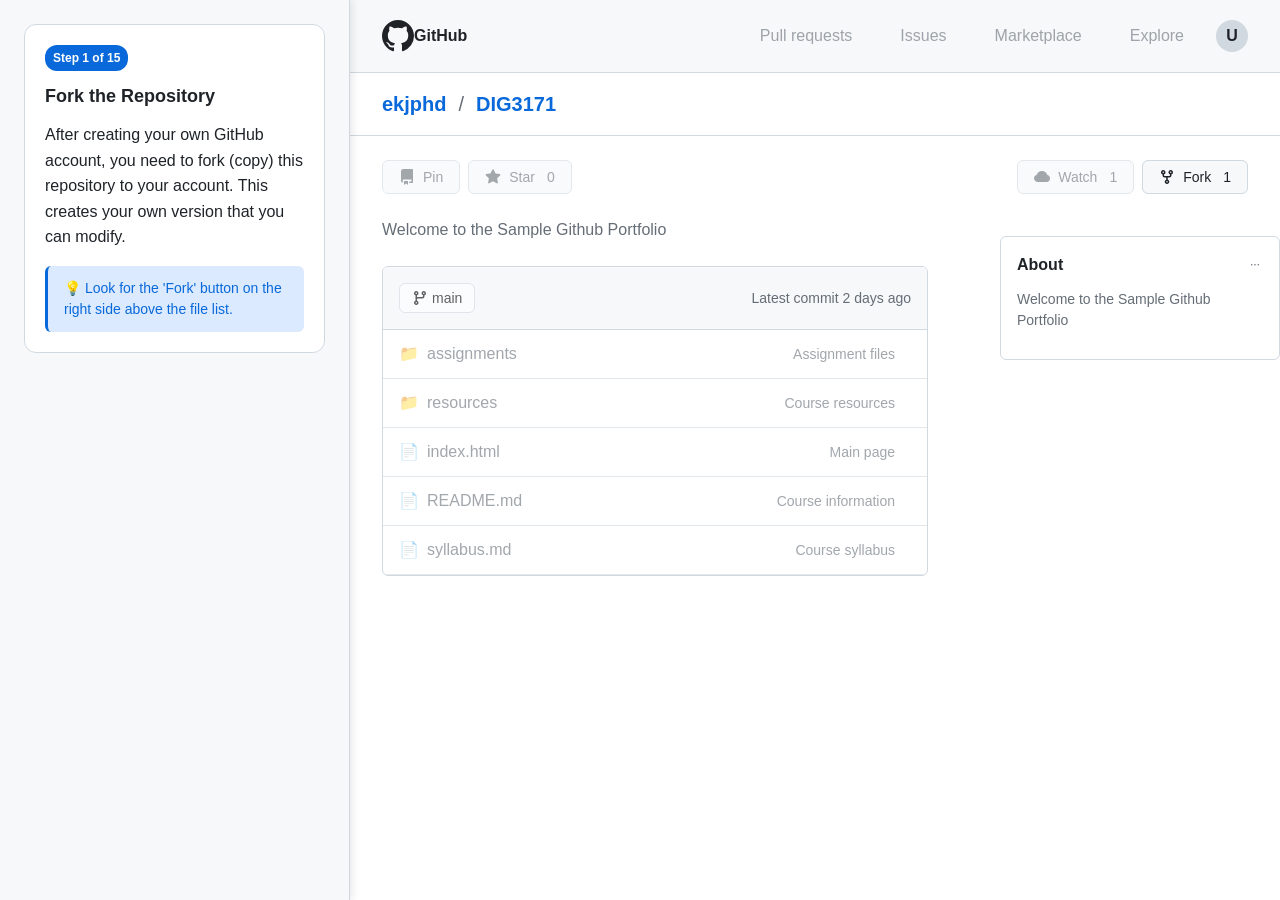
<file: sandbox/sim.html>
<!DOCTYPE html>
<html lang="en">
<head>
    <meta charset="UTF-8">
    <meta name="viewport" content="width=device-width, initial-scale=1.0">
    <title>GitHub Simulation - DIG3171 Fork Tutorial</title>
    <style>
        * {
            margin: 0;
            padding: 0;
            box-sizing: border-box;
        }

        body {
            font-family: -apple-system, BlinkMacSystemFont, 'Segoe UI', 'Noto Sans', Helvetica, Arial, sans-serif;
            background-color: #ffffff;
            color: #1f2328;
            line-height: 1.5;
            margin-left: 350px;
        }

        /* Task Panel */
        .task-panel {
            position: fixed;
            top: 0;
            left: 0;
            width: 350px;
            height: 100vh;
            background-color: #f6f8fa;
            border-right: 1px solid #d1d9e0;
            z-index: 1000;
            padding: 24px;
            overflow-y: auto;
            box-shadow: 2px 0 8px rgba(0, 0, 0, 0.1);
        }

        .task-card {
            background-color: #ffffff;
            border: 1px solid #d1d9e0;
            border-radius: 12px;
            padding: 20px;
            margin-bottom: 16px;
        }

        .task-title {
            font-size: 18px;
            font-weight: 600;
            color: #1f2328;
            margin-bottom: 12px;
        }

        .task-description {
            color: #1f2328;
            margin-bottom: 16px;
            line-height: 1.6;
        }

        .task-hint {
            background-color: #dbeafe;
            border-left: 3px solid #0969da;
            padding: 12px 16px;
            border-radius: 6px;
            color: #0969da;
            font-size: 14px;
        }

        .task-counter {
            background-color: #0969da;
            color: white;
            padding: 4px 8px;
            border-radius: 12px;
            font-size: 12px;
            font-weight: 600;
            display: inline-block;
            margin-bottom: 12px;
        }

        /* GitHub Header */
        .header {
            background-color: #f6f8fa;
            border-bottom: 1px solid #d1d9e0;
            padding: 16px 32px;
            display: flex;
            align-items: center;
            justify-content: space-between;
        }

        .logo {
            display: flex;
            align-items: center;
            color: #1f2328;
            text-decoration: none;
            font-size: 16px;
            font-weight: 600;
        }

        .nav-items {
            display: flex;
            align-items: center;
            gap: 16px;
        }

        .nav-item {
            color: #656d76;
            text-decoration: none;
            padding: 8px 16px;
            border-radius: 6px;
            opacity: 0.6;
        }

        .user-menu {
            width: 32px;
            height: 32px;
            border-radius: 50%;
            background-color: #d1d9e0;
            display: flex;
            align-items: center;
            justify-content: center;
            color: #1f2328;
            font-weight: 600;
        }

        /* Repository Header */
        .repo-header {
            background-color: #ffffff;
            padding: 16px 0;
            border-bottom: 1px solid #d1d9e0;
        }

        .repo-nav {
            max-width: 1280px;
            margin: 0 auto;
            padding: 0 32px;
            display: flex;
            align-items: center;
            gap: 8px;
        }

        .repo-owner {
            color: #0969da;
            text-decoration: none;
            font-size: 20px;
            font-weight: 600;
        }

        .repo-separator {
            color: #656d76;
            font-size: 20px;
            margin: 0 4px;
        }

        .repo-name {
            color: #0969da;
            text-decoration: none;
            font-size: 20px;
            font-weight: 600;
        }

        /* Repository Content */
        .repo-content {
            max-width: 1280px;
            margin: 0 auto;
            padding: 24px 32px;
            background-color: #ffffff;
            position: relative;
        }

        .repo-actions {
            display: flex;
            justify-content: space-between;
            align-items: center;
            margin-bottom: 24px;
        }

        .left-actions {
            display: flex;
            gap: 8px;
            align-items: center;
        }

        .right-actions {
            display: flex;
            gap: 8px;
            align-items: center;
        }

        .action-btn {
            background-color: #f6f8fa;
            color: #656d76;
            border: 1px solid #d1d9e0;
            border-radius: 6px;
            padding: 8px 16px;
            font-size: 14px;
            display: flex;
            align-items: center;
            gap: 8px;
            opacity: 0.6;
            cursor: not-allowed;
        }

        .fork-btn {
            background-color: #f6f8fa;
            color: #1f2328;
            border: 1px solid #d1d9e0;
            border-radius: 6px;
            padding: 8px 16px;
            font-size: 14px;
            cursor: pointer;
            display: flex;
            align-items: center;
            gap: 8px;
            transition: background-color 0.2s;
            font-weight: 500;
        }

        .fork-btn:hover {
            background-color: #f3f4f6;
        }

        .repo-description {
            color: #656d76;
            margin-bottom: 24px;
            font-size: 16px;
        }

        /* Sidebar */
        .repo-sidebar {
            position: absolute;
            right: 0;
            top: 100px;
            width: 280px;
            background-color: #ffffff;
        }

        .about-section {
            border: 1px solid #d1d9e0;
            border-radius: 6px;
            padding: 16px;
            margin-bottom: 16px;
        }

        .about-header {
            display: flex;
            justify-content: space-between;
            align-items: center;
            margin-bottom: 12px;
        }

        .about-title {
            font-weight: 600;
            font-size: 16px;
        }

        .settings-icon {
            cursor: pointer;
            padding: 4px;
            border-radius: 3px;
            color: #656d76;
        }

        .settings-icon:hover {
            background-color: #f6f8fa;
        }

        .about-description {
            color: #656d76;
            font-size: 14px;
            margin-bottom: 12px;
        }

        .website-link {
            color: #0969da;
            text-decoration: none;
            font-size: 14px;
            display: flex;
            align-items: center;
            gap: 6px;
        }

        /* File Explorer */
        .file-explorer {
            background-color: #ffffff;
            border: 1px solid #d1d9e0;
            border-radius: 6px;
            overflow: hidden;
            margin-right: 320px;
        }

        .file-header {
            background-color: #f6f8fa;
            padding: 16px;
            border-bottom: 1px solid #d1d9e0;
            display: flex;
            justify-content: space-between;
            align-items: center;
        }

        .branch-info {
            display: flex;
            align-items: center;
            gap: 8px;
        }

        .branch-btn {
            background-color: #ffffff;
            border: 1px solid #d1d9e0;
            border-radius: 6px;
            padding: 6px 12px;
            font-size: 14px;
            display: flex;
            align-items: center;
            gap: 4px;
            opacity: 0.6;
        }

        .file-list {
            padding: 0;
        }

        .file-item {
            display: flex;
            align-items: center;
            padding: 12px 16px;
            border-bottom: 1px solid #d1d9e0;
            color: #0969da;
            text-decoration: none;
            transition: background-color 0.2s;
        }

        .file-item:hover {
            background-color: #f6f8fa;
        }

        .file-item.disabled {
            color: #656d76;
            opacity: 0.6;
            pointer-events: none;
        }

        .file-icon {
            margin-right: 12px;
            width: 16px;
            text-align: center;
        }

        .file-name {
            flex: 1;
        }

        .file-message {
            color: #656d76;
            font-size: 14px;
            margin-right: 16px;
            flex: 1;
            text-align: right;
        }

        /* Settings Views */
        .settings-view {
            background-color: #ffffff;
            min-height: 100vh;
        }

        .settings-container {
            max-width: 1280px;
            margin: 0 auto;
            padding: 0 32px;
            display: flex;
            gap: 24px;
        }

        .settings-nav {
            width: 280px;
            padding: 24px 0;
        }

        .settings-nav-item {
            display: block;
            padding: 8px 16px;
            color: #656d76;
            text-decoration: none;
            border-radius: 6px;
            margin-bottom: 4px;
            cursor: pointer;
        }

        .settings-nav-item.active {
            background-color: #f6f8fa;
            color: #1f2328;
            font-weight: 600;
        }

        .settings-content {
            flex: 1;
            padding: 24px 0;
        }

        .settings-section {
            margin-bottom: 24px;
            padding-bottom: 24px;
            border-bottom: 1px solid #d1d9e0;
        }

        .settings-section:last-child {
            border-bottom: none;
        }

        .settings-title {
            font-size: 20px;
            font-weight: 600;
            margin-bottom: 8px;
        }

        .settings-description {
            color: #656d76;
            margin-bottom: 16px;
        }

        .pages-source-section {
            background-color: #f6f8fa;
            border: 1px solid #d1d9e0;
            border-radius: 6px;
            padding: 16px;
            margin-bottom: 16px;
        }

        .source-dropdown {
            background-color: #ffffff;
            border: 1px solid #d1d9e0;
            border-radius: 6px;
            padding: 8px 12px;
            margin-right: 12px;
            cursor: pointer;
        }

        .branch-dropdown {
            background-color: #ffffff;
            border: 1px solid #d1d9e0;
            border-radius: 6px;
            padding: 8px 12px;
            margin-right: 12px;
            cursor: pointer;
        }

        .save-btn {
            background-color: #1f883d;
            color: #ffffff;
            border: none;
            border-radius: 6px;
            padding: 8px 16px;
            cursor: pointer;
            font-weight: 600;
        }

        .building-notice {
            background-color: #fff8dc;
            border: 1px solid #f0ad4e;
            border-radius: 6px;
            padding: 12px;
            margin: 16px 0;
            color: #8a6d3b;
        }

        .success-notice {
            background-color: #d4f7d4;
            border: 1px solid #1f883d;
            border-radius: 6px;
            padding: 12px;
            margin: 16px 0;
            color: #1f883d;
        }

        .site-link {
            background-color: #f6f8fa;
            border: 1px solid #d1d9e0;
            border-radius: 6px;
            padding: 12px;
            margin: 8px 0;
            font-family: monospace;
            display: flex;
            justify-content: space-between;
            align-items: center;
        }

        .copy-btn {
            background-color: #0969da;
            color: #ffffff;
            border: none;
            border-radius: 4px;
            padding: 4px 8px;
            font-size: 12px;
            cursor: pointer;
        }

        /* File Editor View */
        .file-editor-view {
            background-color: #ffffff;
            min-height: 100vh;
        }

        .editor-container {
            max-width: 1280px;
            margin: 0 auto;
            padding: 24px 32px;
        }

        .editor-header {
            margin-bottom: 24px;
        }

        .editor-title {
            font-size: 20px;
            font-weight: 600;
            margin-bottom: 8px;
        }

        .editor-tabs {
            display: flex;
            gap: 16px;
            border-bottom: 1px solid #d1d9e0;
        }

        .editor-tab {
            padding: 12px 16px;
            border: none;
            background: none;
            color: #656d76;
            cursor: pointer;
            border-bottom: 2px solid transparent;
        }

        .editor-tab.active {
            color: #1f2328;
            font-weight: 600;
            border-bottom-color: #fd7e14;
        }

        .editor-content {
            background-color: #f6f8fa;
            border: 1px solid #d1d9e0;
            border-radius: 6px;
            padding: 16px;
            margin: 24px 0;
        }

        .code-editor {
            width: 100%;
            height: 300px;
            border: none;
            background: none;
            font-family: 'Monaco', 'Courier New', monospace;
            font-size: 14px;
            resize: vertical;
            outline: none;
        }

        .preview-frame {
            width: 100%;
            height: 300px;
            border: none;
            background-color: #ffffff;
            border-radius: 6px;
        }

        .commit-section {
            background-color: #f6f8fa;
            border: 1px solid #d1d9e0;
            border-radius: 6px;
            padding: 16px;
        }

        .commit-title {
            margin-bottom: 12px;
            font-weight: 600;
        }

        .commit-input {
            width: 100%;
            padding: 8px 12px;
            border: 1px solid #d1d9e0;
            border-radius: 6px;
            margin-bottom: 12px;
        }

        .commit-textarea {
            width: 100%;
            height: 80px;
            padding: 8px 12px;
            border: 1px solid #d1d9e0;
            border-radius: 6px;
            margin-bottom: 16px;
            resize: vertical;
        }

        .commit-btn {
            background-color: #1f883d;
            color: white;
            border: none;
            padding: 8px 16px;
            border-radius: 6px;
            cursor: pointer;
            font-weight: 600;
        }

        /* Fork Creation Form */
        .fork-form {
            background-color: #ffffff;
            min-height: 100vh;
            padding: 24px;
        }

        .form-container {
            max-width: 800px;
            margin: 0 auto;
            background-color: #ffffff;
        }

        .form-header {
            margin-bottom: 32px;
            text-align: center;
        }

        .form-title {
            font-size: 32px;
            font-weight: 600;
            color: #1f2328;
            margin-bottom: 8px;
        }

        .form-subtitle {
            color: #656d76;
            font-size: 16px;
        }

        .original-repo {
            display: flex;
            align-items: center;
            justify-content: center;
            margin-bottom: 32px;
            padding: 16px;
            background-color: #f6f8fa;
            border-radius: 6px;
        }

        .form-section {
            background-color: #ffffff;
            border: 1px solid #d1d9e0;
            border-radius: 6px;
            padding: 24px;
            margin-bottom: 24px;
        }

        .form-group {
            margin-bottom: 20px;
        }

        .form-label {
            display: block;
            font-weight: 600;
            color: #1f2328;
            margin-bottom: 8px;
            font-size: 14px;
        }

        .form-input {
            width: 100%;
            padding: 8px 12px;
            background-color: #ffffff;
            border: 1px solid #d1d9e0;
            border-radius: 6px;
            color: #1f2328;
            font-size: 16px;
        }

        .form-input:focus {
            outline: none;
            border-color: #0969da;
            box-shadow: 0 0 0 3px rgba(9, 105, 218, 0.3);
        }

        .form-textarea {
            width: 100%;
            padding: 8px 12px;
            background-color: #ffffff;
            border: 1px solid #d1d9e0;
            border-radius: 6px;
            color: #1f2328;
            font-size: 14px;
            resize: vertical;
            min-height: 80px;
        }

        .create-fork-btn {
            background-color: #1f883d;
            color: #ffffff;
            border: none;
            border-radius: 6px;
            padding: 12px 24px;
            font-size: 16px;
            font-weight: 600;
            cursor: pointer;
            transition: background-color 0.2s;
            width: 100%;
        }

        .create-fork-btn:hover {
            background-color: #1a7f37;
        }

        /* Success Popup */
        .success-popup {
            position: fixed;
            top: 20px;
            right: 20px;
            background-color: #1f883d;
            color: #ffffff;
            padding: 16px 20px;
            border-radius: 6px;
            box-shadow: 0 8px 32px rgba(0, 0, 0, 0.15);
            transform: translateX(400px);
            transition: transform 0.3s ease;
            z-index: 1001;
        }

        .success-popup.show {
            transform: translateX(0);
        }

        .success-popup .success-title {
            font-weight: 600;
            margin-bottom: 4px;
        }

        /* Highlight effects */
        .highlight-pulse {
            animation: highlightPulse 2s infinite;
        }

        @keyframes highlightPulse {
            0%, 100% { box-shadow: 0 0 0 2px rgba(9, 105, 218, 0.3); }
            50% { box-shadow: 0 0 0 6px rgba(9, 105, 218, 0.6); }
        }

        .highlight-line {
            background-color: rgba(255, 215, 0, 0.3);
            animation: lineHighlight 2s infinite;
        }

        @keyframes lineHighlight {
            0%, 100% { background-color: rgba(255, 215, 0, 0.3); }
            50% { background-color: rgba(255, 215, 0, 0.6); }
        }

        .hidden {
            display: none !important;
        }

        /* About Modal */
        .modal {
            position: fixed;
            top: 0;
            left: 0;
            width: 100%;
            height: 100%;
            background-color: rgba(0, 0, 0, 0.5);
            display: flex;
            justify-content: center;
            align-items: center;
            z-index: 2000;
        }

        .modal-content {
            background-color: #ffffff;
            padding: 24px;
            border-radius: 12px;
            width: 90%;
            max-width: 500px;
            box-shadow: 0 12px 32px rgba(0, 0, 0, 0.2);
        }

        .modal-header {
            font-size: 18px;
            font-weight: 600;
            margin-bottom: 16px;
        }

        .modal-input {
            width: 100%;
            padding: 8px 12px;
            border: 1px solid #d1d9e0;
            border-radius: 6px;
            margin-bottom: 12px;
        }

        .modal-textarea {
            width: 100%;
            height: 80px;
            padding: 8px 12px;
            border: 1px solid #d1d9e0;
            border-radius: 6px;
            margin-bottom: 16px;
            resize: vertical;
        }

        .modal-buttons {
            display: flex;
            gap: 12px;
            justify-content: flex-end;
        }

        .modal-btn {
            padding: 8px 16px;
            border-radius: 6px;
            cursor: pointer;
            font-weight: 600;
        }

        .modal-btn.primary {
            background-color: #1f883d;
            color: #ffffff;
            border: none;
        }

        .modal-btn.secondary {
            background-color: #f6f8fa;
            color: #1f2328;
            border: 1px solid #d1d9e0;
        }

        /* Repository tabs */
        .repo-tabs {
            display: flex;
            gap: 24px;
            margin-bottom: 16px;
            border-bottom: 1px solid #d1d9e0;
        }

        .repo-tab {
            padding: 8px 0;
            color: #656d76;
            text-decoration: none;
            cursor: pointer;
            border-bottom: 2px solid transparent;
        }

        .repo-tab.active {
            color: #1f2328;
            font-weight: 600;
            border-bottom-color: #fd7e14;
        }
    </style>
</head>
<body>
    <!-- Task Panel -->
    <div class="task-panel" id="taskPanel">
        <div class="task-card">
            <div class="task-counter" id="taskCounter">Step 1 of 15</div>
            <div class="task-title" id="taskTitle">Fork the Repository</div>
            <div class="task-description" id="taskDescription">
                After creating your own GitHub account, you need to fork (copy) this repository to your account. This creates your own version that you can modify.
            </div>
            <div class="task-hint" id="taskHint">
                💡 Look for the 'Fork' button on the right side above the file list.
            </div>
        </div>
    </div>

    <!-- Success Popup -->
    <div class="success-popup" id="successPopup">
        <div class="success-title">Action Completed! ✅</div>
        <div class="success-message" id="successMessage">Great job!</div>
    </div>

    <!-- About Modal -->
    <div class="modal hidden" id="aboutModal">
        <div class="modal-content">
            <div class="modal-header">Edit repository details</div>
            <input type="text" class="modal-input" id="modalDescription" placeholder="Description (optional)">
            <input type="text" class="modal-input" id="modalWebsite" placeholder="Website">
            <div class="modal-buttons">
                <button class="modal-btn secondary" onclick="closeAboutModal()">Cancel</button>
                <button class="modal-btn primary" id="saveAboutBtn">Save changes</button>
            </div>
        </div>
    </div>

    <!-- Original Repository View -->
    <div id="originalRepoView">
        <header class="header">
            <div class="logo">
                <svg height="32" viewBox="0 0 16 16" width="32" fill="currentColor">
                    <path d="M8 0C3.58 0 0 3.58 0 8c0 3.54 2.29 6.53 5.47 7.59.4.07.55-.17.55-.38 0-.19-.01-.82-.01-1.49-2.01.37-2.53-.49-2.69-.94-.09-.23-.48-.94-.82-1.13-.28-.15-.68-.52-.01-.53.63-.01 1.08.58 1.23.82.72 1.21 1.87.87 2.33.66.07-.52.28-.87.51-1.07-1.78-.2-3.64-.89-3.64-3.95 0-.87.31-1.59.82-2.15-.08-.2-.36-1.02.08-2.12 0 0 .67-.21 2.2.82.64-.18 1.32-.27 2-.27.68 0 1.36.09 2 .27 1.53-1.03 2.2-.82 2.2-.82.44 1.1.16 1.92.08 2.12.51.56.82 1.27.82 2.15 0 3.07-1.87 3.75-3.65 3.95.29.25.54.73.54 1.48 0 1.07-.01 1.93-.01 2.2 0 .21.15.46.55.38A8.013 8.013 0 0016 8c0-4.42-3.58-8-8-8z"/>
                </svg>
                GitHub
            </div>
            <nav class="nav-items">
                <span class="nav-item">Pull requests</span>
                <span class="nav-item">Issues</span>
                <span class="nav-item">Marketplace</span>
                <span class="nav-item">Explore</span>
                <div class="user-menu">U</div>
            </nav>
        </header>

        <div class="repo-header">
            <div class="repo-nav">
                <span class="repo-owner">ekjphd</span>
                <span class="repo-separator">/</span>
                <span class="repo-name">DIG3171</span>
            </div>
        </div>

        <div class="repo-content">
            <div class="repo-actions">
                <div class="left-actions">
                    <button class="action-btn">
                        <svg width="16" height="16" viewBox="0 0 16 16" fill="currentColor">
                            <path d="M2 2.5A2.5 2.5 0 014.5 0h8.75a.75.75 0 01.75.75v12.5a.75.75 0 01-.75.75h-2.5a.75.75 0 110-1.5h1.75v-2h-8a1 1 0 00-.714 1.7.75.75 0 01-1.072 1.05A2.495 2.495 0 012 10.5v-8zm10.5-1V9h-8c-.356 0-.694.074-1 .208V2.5a1 1 0 011-1h8zM5 12.25v3.25a.25.25 0 00.4.2l1.45-1.087a.25.25 0 01.3 0L8.6 15.7a.25.25 0 00.4-.2v-3.25a.25.25 0 00-.25-.25h-3.5a.25.25 0 00-.25.25z"/>
                        </svg>
                        Pin
                    </button>
                    <button class="action-btn">
                        <svg width="16" height="16" viewBox="0 0 16 16" fill="currentColor">
                            <path d="M8 .25a.75.75 0 01.673.418l1.882 3.815 4.21.612a.75.75 0 01.416 1.279l-3.046 2.97.719 4.192a.75.75 0 01-1.088.791L8 12.347l-3.766 1.98a.75.75 0 01-1.088-.79l.72-4.194L.818 6.374a.75.75 0 01.416-1.28l4.21-.611L7.327.668A.75.75 0 018 .25z"/>
                        </svg>
                        Star
                        <span style="margin-left: 4px;">0</span>
                    </button>
                </div>
                <div class="right-actions">
                    <button class="action-btn">
                        <svg width="16" height="16" viewBox="0 0 16 16" fill="currentColor">
                            <path d="M8 2a5.53 5.53 0 00-3.594 1.342c-.766.66-1.321 1.52-1.464 2.383C1.266 6.095 0 7.555 0 9.318 0 11.366 1.708 13 3.781 13h8.906C14.502 13 16 11.502 16 9.318c0-1.763-1.266-3.223-2.942-3.593-.143-.863-.698-1.723-1.464-2.383A5.53 5.53 0 008 2z"/>
                        </svg>
                        Watch
                        <span style="margin-left: 4px;">1</span>
                    </button>
                    <button class="fork-btn" id="forkBtn">
                        <svg width="16" height="16" viewBox="0 0 16 16" fill="currentColor">
                            <path fill-rule="evenodd" d="M5 3.25a.75.75 0 11-1.5 0 .75.75 0 011.5 0zm0 2.122a2.25 2.25 0 10-1.5 0v.878A2.25 2.25 0 005.75 8.5h1.5v2.128a2.25 2.25 0 101.5 0V8.5h1.5a2.25 2.25 0 002.25-2.25v-.878a2.25 2.25 0 10-1.5 0v.878a.75.75 0 01-.75.75h-4.5A.75.75 0 015 6.25v-.878zm3.75 7.378a.75.75 0 11-1.5 0 .75.75 0 011.5 0zm3-8.75a.75.75 0 100-1.5.75.75 0 000 1.5z"></path>
                        </svg>
                        Fork
                        <span style="margin-left: 4px;">1</span>
                    </button>
                </div>
            </div>

            <div class="repo-description">
                Welcome to the Sample Github Portfolio
            </div>

            <!-- Sidebar -->
            <div class="repo-sidebar">
                <div class="about-section">
                    <div class="about-header">
                        <span class="about-title">About</span>
                        <svg class="settings-icon" width="16" height="16" viewBox="0 0 16 16" fill="currentColor">
                            <path d="M8 9a1.5 1.5 0 100-3 1.5 1.5 0 000 3zM1.5 9a1.5 1.5 0 100-3 1.5 1.5 0 000 3zm13 0a1.5 1.5 0 100-3 1.5 1.5 0 000 3z"/>
                        </svg>
                    </div>
                    <div class="about-description">
                        Welcome to the Sample Github Portfolio
                    </div>
                </div>
            </div>

            <div class="file-explorer">
                <div class="file-header">
                    <div class="branch-info">
                        <button class="branch-btn">
                            <svg width="16" height="16" viewBox="0 0 16 16" fill="currentColor">
                                <path fill-rule="evenodd" d="M11.75 2.5a.75.75 0 100 1.5.75.75 0 000-1.5zm-2.25.75a2.25 2.25 0 113 2.122V6A2.5 2.5 0 0110 8.5H6a1 1 0 00-1 1v1.128a2.251 2.251 0 11-1.5 0V5.372a2.25 2.25 0 111.5 0v1.836A2.492 2.492 0 016 7h4a1 1 0 001-1v-.628A2.25 2.25 0 019.5 3.25zM4.25 12a.75.75 0 100 1.5.75.75 0 000-1.5zM3.5 3.25a.75.75 0 111.5 0 .75.75 0 01-1.5 0z"/>
                            </svg>
                            main
                        </button>
                    </div>
                    <div style="color: #656d76; font-size: 14px;">Latest commit 2 days ago</div>
                </div>
                <div class="file-list">
                    <div class="file-item disabled">
                        <span class="file-icon">📁</span>
                        <span class="file-name">assignments</span>
                        <span class="file-message">Assignment files</span>
                    </div>
                    <div class="file-item disabled">
                        <span class="file-icon">📁</span>
                        <span class="file-name">resources</span>
                        <span class="file-message">Course resources</span>
                    </div>
                    <div class="file-item disabled">
                        <span class="file-icon">📄</span>
                        <span class="file-name">index.html</span>
                        <span class="file-message">Main page</span>
                    </div>
                    <div class="file-item disabled">
                        <span class="file-icon">📄</span>
                        <span class="file-name">README.md</span>
                        <span class="file-message">Course information</span>
                    </div>
                    <div class="file-item disabled">
                        <span class="file-icon">📄</span>
                        <span class="file-name">syllabus.md</span>
                        <span class="file-message">Course syllabus</span>
                    </div>
                </div>
            </div>
        </div>
    </div>

    <!-- User's Forked Repository View -->
    <div id="userRepoView" class="hidden">
        <header class="header">
            <div class="logo">
                <svg height="32" viewBox="0 0 16 16" width="32" fill="currentColor">
                    <path d="M8 0C3.58 0 0 3.58 0 8c0 3.54 2.29 6.53 5.47 7.59.4.07.55-.17.55-.38 0-.19-.01-.82-.01-1.49-2.01.37-2.53-.49-2.69-.94-.09-.23-.48-.94-.82-1.13-.28-.15-.68-.52-.01-.53.63-.01 1.08.58 1.23.82.72 1.21 1.87.87 2.33.66.07-.52.28-.87.51-1.07-1.78-.2-3.64-.89-3.64-3.95 0-.87.31-1.59.82-2.15-.08-.2-.36-1.02.08-2.12 0 0 .67-.21 2.2.82.64-.18 1.32-.27 2-.27.68 0 1.36.09 2 .27 1.53-1.03 2.2-.82 2.2-.82.44 1.1.16 1.92.08 2.12.51.56.82 1.27.82 2.15 0 3.07-1.87 3.75-3.65 3.95.29.25.54.73.54 1.48 0 1.07-.01 1.93-.01 2.2 0 .21.15.46.55.38A8.013 8.013 0 0016 8c0-4.42-3.58-8-8-8z"/>
                </svg>
                GitHub
            </div>
            <nav class="nav-items">
                <span class="nav-item">Pull requests</span>
                <span class="nav-item">Issues</span>
                <span class="nav-item">Marketplace</span>
                <span class="nav-item">Explore</span>
                <div class="user-menu">U</div>
            </nav>
        </header>

        <div class="repo-header">
            <div class="repo-nav">
                <span class="repo-owner">YourUsername</span>
                <span class="repo-separator">/</span>
                <span class="repo-name">DIG3171</span>
                <span style="color: #656d76; font-size: 14px; margin-left: 8px;">forked from ekjphd/DIG3171</span>
            </div>
        </div>

        <div class="repo-content">
            <div class="repo-tabs">
                <span class="repo-tab active" id="codeTab">
                    <svg width="16" height="16" viewBox="0 0 16 16" fill="currentColor" style="margin-right: 8px;">
                        <path fill-rule="evenodd" d="M4.72 3.22a.75.75 0 011.06 1.06L2.06 8l3.72 3.72a.75.75 0 11-1.06 1.06L.47 8.53a.75.75 0 010-1.06l4.25-4.25zm6.56 0a.75.75 0 10-1.06 1.06L13.94 8l-3.72 3.72a.75.75 0 101.06 1.06l4.25-4.25a.75.75 0 000-1.06L11.28 3.22z"/>
                    </svg>
                    Code
                </span>
                <span class="repo-tab">Issues</span>
                <span class="repo-tab">Pull requests</span>
                <span class="repo-tab">Actions</span>
                <span class="repo-tab">Projects</span>
                <span class="repo-tab">Security</span>
                <span class="repo-tab">Insights</span>
                <span class="repo-tab" id="settingsTab">Settings</span>
            </div>

            <div class="repo-description">
                My DIG 3171 Course Repository
            </div>

            <!-- Sidebar -->
            <div class="repo-sidebar">
                <div class="about-section">
                    <div class="about-header">
                        <span class="about-title">About</span>
                        <svg class="settings-icon" id="aboutEditBtn" width="16" height="16" viewBox="0 0 16 16" fill="currentColor">
                            <path d="M11.013 1.427a1.75 1.75 0 012.474 0l1.086 1.086a1.75 1.75 0 010 2.474l-8.61 8.61c-.21.21-.47.364-.756.445l-3.251.93a.75.75 0 01-.927-.928l.929-3.25a1.75 1.75 0 01.445-.758l8.61-8.61zm1.414 1.06a.25.25 0 00-.354 0L10.811 3.75l1.439 1.44 1.263-1.263a.25.25 0 000-.354l-1.086-1.086zM11.189 6.25L9.75 4.81l-6.286 6.287a.25.25 0 00-.064.108l-.558 1.953 1.953-.558a.249.249 0 00.108-.064l6.286-6.286z"/>
                        </svg>
                    </div>
                    <div class="about-description" id="aboutDescription">
                        My DIG 3171 Course Repository
                    </div>
                    <div class="website-link" id="websiteLink" style="display: none;">
                        <svg width="16" height="16" viewBox="0 0 16 16" fill="currentColor">
                            <path fill-rule="evenodd" d="M7.775 3.275a.75.75 0 001.06 1.06l1.25-1.25a2 2 0 112.83 2.83l-2.5 2.5a2 2 0 01-2.83 0 .75.75 0 00-1.06 1.06 3.5 3.5 0 004.95 0l2.5-2.5a3.5 3.5 0 00-4.95-4.95l-1.25 1.25zm-4.69 9.64a2 2 0 010-2.83l2.5-2.5a2 2 0 012.83 0 .75.75 0 001.06-1.06 3.5 3.5 0 00-4.95 0l-2.5 2.5a3.5 3.5 0 004.95 4.95l1.25-1.25a.75.75 0 00-1.06-1.06l-1.25 1.25a2 2 0 01-2.83 0z"/>
                        </svg>
                        <span id="websiteLinkText"></span>
                    </div>
                </div>
            </div>

            <div class="file-explorer">
                <div class="file-header">
                    <div class="branch-info">
                        <button class="branch-btn">
                            <svg width="16" height="16" viewBox="0 0 16 16" fill="currentColor">
                                <path fill-rule="evenodd" d="M11.75 2.5a.75.75 0 100 1.5.75.75 0 000-1.5zm-2.25.75a2.25 2.25 0 113 2.122V6A2.5 2.5 0 0110 8.5H6a1 1 0 00-1 1v1.128a2.251 2.251 0 11-1.5 0V5.372a2.25 2.25 0 111.5 0v1.836A2.492 2.492 0 016 7h4a1 1 0 001-1v-.628A2.25 2.25 0 019.5 3.25zM4.25 12a.75.75 0 100 1.5.75.75 0 000-1.5zM3.5 3.25a.75.75 0 111.5 0 .75.75 0 01-1.5 0z"/>
                            </svg>
                            main
                        </button>
                    </div>
                    <div style="color: #656d76; font-size: 14px;">Latest commit 2 days ago</div>
                </div>
                <div class="file-list">
                    <div class="file-item disabled">
                        <span class="file-icon">📁</span>
                        <span class="file-name">assignments</span>
                        <span class="file-message">Assignment files</span>
                    </div>
                    <div class="file-item disabled">
                        <span class="file-icon">📁</span>
                        <span class="file-name">resources</span>
                        <span class="file-message">Course resources</span>
                    </div>
                    <div class="file-item" id="indexFile" style="cursor: pointer;">
                        <span class="file-icon">📄</span>
                        <span class="file-name">index.html</span>
                        <span class="file-message">Main page</span>
                    </div>
                    <div class="file-item disabled">
                        <span class="file-icon">📄</span>
                        <span class="file-name">README.md</span>
                        <span class="file-message">Course information</span>
                    </div>
                    <div class="file-item disabled">
                        <span class="file-icon">📄</span>
                        <span class="file-name">syllabus.md</span>
                        <span class="file-message">Course syllabus</span>
                    </div>
                </div>
            </div>
        </div>
    </div>

    <!-- File Editor View -->
    <div id="fileEditorView" class="file-editor-view hidden">
        <header class="header">
            <div class="logo">
                <svg height="32" viewBox="0 0 16 16" width="32" fill="currentColor">
                    <path d="M8 0C3.58 0 0 3.58 0 8c0 3.54 2.29 6.53 5.47 7.59.4.07.55-.17.55-.38 0-.19-.01-.82-.01-1.49-2.01.37-2.53-.49-2.69-.94-.09-.23-.48-.94-.82-1.13-.28-.15-.68-.52-.01-.53.63-.01 1.08.58 1.23.82.72 1.21 1.87.87 2.33.66.07-.52.28-.87.51-1.07-1.78-.2-3.64-.89-3.64-3.95 0-.87.31-1.59.82-2.15-.08-.2-.36-1.02.08-2.12 0 0 .67-.21 2.2.82.64-.18 1.32-.27 2-.27.68 0 1.36.09 2 .27 1.53-1.03 2.2-.82 2.2-.82.44 1.1.16 1.92.08 2.12.51.56.82 1.27.82 2.15 0 3.07-1.87 3.75-3.65 3.95.29.25.54.73.54 1.48 0 1.07-.01 1.93-.01 2.2 0 .21.15.46.55.38A8.013 8.013 0 0016 8c0-4.42-3.58-8-8-8z"/>
                </svg>
                GitHub
            </div>
        </header>

        <div class="editor-container">
            <div class="editor-header">
                <h1 class="editor-title">Editing YourUsername/DIG3171/index.html</h1>
                <div class="editor-tabs">
                    <button class="editor-tab active" id="editTab">Edit file</button>
                    <button class="editor-tab" id="previewTab">Preview</button>
                </div>
            </div>

            <div id="editMode">
                <div class="editor-content">
                    <textarea class="code-editor" id="fileEditor">&lt;!DOCTYPE html&gt;
&lt;html lang="en"&gt;
&lt;head&gt;
    &lt;meta charset="UTF-8"&gt;
    &lt;meta name="viewport" content="width=device-width, initial-scale=1.0"&gt;
    &lt;title&gt;DIG3171 Course&lt;/title&gt;
&lt;/head&gt;
&lt;body&gt;
    &lt;h1&gt;Welcome to DIG 3171&lt;/h1&gt;
    &lt;p&gt;This is the main page for the DIG3171 course.&lt;/p&gt;
&lt;/body&gt;
&lt;/html&gt;</textarea>
                </div>
            </div>

            <div id="previewMode" class="hidden">
                <div class="editor-content">
                    <iframe class="preview-frame" id="previewFrame" srcdoc=""></iframe>
                </div>
            </div>

            <div class="commit-section">
                <h3 class="commit-title">Commit changes</h3>
                <input type="text" class="commit-input" placeholder="Update index.html">
                <textarea class="commit-textarea" placeholder="Add an optional extended description..."></textarea>
                <button class="commit-btn" id="commitBtn">Commit changes</button>
            </div>
        </div>
    </div>

    <!-- Fork Creation Form -->
    <div id="forkFormView" class="fork-form hidden">
        <header class="header">
            <div class="logo">
                <svg height="32" viewBox="0 0 16 16" width="32" fill="currentColor">
                    <path d="M8 0C3.58 0 0 3.58 0 8c0 3.54 2.29 6.53 5.47 7.59.4.07.55-.17.55-.38 0-.19-.01-.82-.01-1.49-2.01.37-2.53-.49-2.69-.94-.09-.23-.48-.94-.82-1.13-.28-.15-.68-.52-.01-.53.63-.01 1.08.58 1.23.82.72 1.21 1.87.87 2.33.66.07-.52.28-.87.51-1.07-1.78-.2-3.64-.89-3.64-3.95 0-.87.31-1.59.82-2.15-.08-.2-.36-1.02.08-2.12 0 0 .67-.21 2.2.82.64-.18 1.32-.27 2-.27.68 0 1.36.09 2 .27 1.53-1.03 2.2-.82 2.2-.82.44 1.1.16 1.92.08 2.12.51.56.82 1.27.82 2.15 0 3.07-1.87 3.75-3.65 3.95.29.25.54.73.54 1.48 0 1.07-.01 1.93-.01 2.20 0 .21.15.46.55.38A8.013 8.013 0 0016 8c0-4.42-3.58-8-8-8z"/>
                </svg>
                GitHub
            </div>
        </header>

        <div class="form-container">
            <div class="form-header">
                <h1 class="form-title">Create a new fork</h1>
                <p class="form-subtitle">A fork is a copy of a repository that allows you to freely experiment with changes.</p>
            </div>

            <div class="original-repo">
                <strong>ekjphd/DIG3171</strong> → <strong>YourUsername/DIG3171</strong>
            </div>

            <div class="form-section">
                <div class="form-group">
                    <label for="repoName" class="form-label">Repository name *</label>
                    <input type="text" class="form-input" id="repoName" value="DIG3171">
                </div>

                <div class="form-group">
                    <label for="repoDescription" class="form-label">Description (optional)</label>
                    <textarea class="form-textarea" id="repoDescription" placeholder="Welcome to the Sample Github Portfolio">Welcome to the Sample Github Portfolio</textarea>
                </div>

                <button class="create-fork-btn" id="createForkBtn">Create fork</button>
            </div>
        </div>
    </div>

    <!-- Settings Views -->
    <div id="settingsView" class="settings-view hidden">
        <header class="header">
            <div class="logo">
                <svg height="32" viewBox="0 0 16 16" width="32" fill="currentColor">
                    <path d="M8 0C3.58 0 0 3.58 0 8c0 3.54 2.29 6.53 5.47 7.59.4.07.55-.17.55-.38 0-.19-.01-.82-.01-1.49-2.01.37-2.53-.49-2.69-.94-.09-.23-.48-.94-.82-1.13-.28-.15-.68-.52-.01-.53.63-.01 1.08.58 1.23.82.72 1.21 1.87.87 2.33.66.07-.52.28-.87.51-1.07-1.78-.2-3.64-.89-3.64-3.95 0-.87.31-1.59.82-2.15-.08-.2-.36-1.02.08-2.12 0 0 .67-.21 2.2.82.64-.18 1.32-.27 2-.27.68 0 1.36.09 2 .27 1.53-1.03 2.2-.82 2.2-.82.44 1.1.16 1.92.08 2.12.51.56.82 1.27.82 2.15 0 3.07-1.87 3.75-3.65 3.95.29.25.54.73.54 1.48 0 1.07-.01 1.93-.01 2.20 0 .21.15.46.55.38A8.013 8.013 0 0016 8c0-4.42-3.58-8-8-8z"/>
                </svg>
                GitHub
            </div>
        </header>

        <div class="repo-header">
            <div class="repo-nav">
                <span class="repo-owner">YourUsername</span>
                <span class="repo-separator">/</span>
                <span class="repo-name">DIG3171</span>
            </div>
        </div>

        <div class="settings-container">
            <nav class="settings-nav">
                <a class="settings-nav-item">General</a>
                <a class="settings-nav-item">Access</a>
                <a class="settings-nav-item">Code and automation</a>
                <a class="settings-nav-item">Security</a>
                <a class="settings-nav-item">Integrations</a>
                <a class="settings-nav-item active" id="pagesNavItem">Pages</a>
            </nav>

            <div class="settings-content">
                <div id="pagesSettings">
                    <h2 class="settings-title">GitHub Pages</h2>
                    <p class="settings-description">
                        GitHub Pages is designed to host your personal, organization, or project pages from a GitHub repository.
                    </p>

                    <div class="settings-section">
                        <h3 style="margin-bottom: 8px;">Source</h3>
                        <p style="color: #656d76; margin-bottom: 16px;">
                            Deploy from a branch
                        </p>
                        <div class="pages-source-section">
                            <label style="display: block; margin-bottom: 8px; font-weight: 600;">Branch</label>
                            <div style="display: flex; align-items: center; gap: 12px;">
                                <select class="branch-dropdown" id="branchSelect">
                                    <option value="none">None</option>
                                    <option value="main">main</option>
                                </select>
                                <span>/</span>
                                <span>(root)</span>
                                <button class="save-btn" id="saveSourceBtn" disabled>Save</button>
                            </div>
                        </div>

                        <div id="buildingStatus" class="building-notice hidden">
                            <strong>Your site is being built from the main branch.</strong>
                            <p>Your GitHub Pages site is currently being built from the main branch. For more information, see "Configuring a publishing source for your GitHub Pages site."</p>
                        </div>

                        <div id="successStatus" class="success-notice hidden">
                            <strong>Your site is live at</strong>
                            <div class="site-link">
                                <span id="siteUrl">https://yourusername.github.io/DIG3171/</span>
                                <button class="copy-btn" id="copyLinkBtn">Copy</button>
                            </div>
                        </div>
                    </div>
                </div>
            </div>
        </div>
    </div>

    <script>
        let currentTask = 1;
        let hasModifiedTitle = false;
        let hasAddedPersonalInfo = false;

        const tasks = {
            1: {
                title: "Fork the Repository",
                description: "After creating your own GitHub account, you need to fork (copy) this repository to your account. This creates your own version that you can modify.",
                hint: "💡 Look for the 'Fork' button on the right side above the file list.",
                target: "#forkBtn"
            },
            2: {
                title: "Modify Repository Name",
                description: "You can customize the name of your forked repository. Change it to something more personal if you'd like, or keep the original name.",
                hint: "💡 Edit the repository name in the text field above.",
                target: "#repoName"
            },
            3: {
                title: "Modify Description",
                description: "Add or modify the repository description to make it your own. This helps others understand what your fork is for.",
                hint: "💡 Click in the description field and modify the text.",
                target: "#repoDescription"
            },
            4: {
                title: "Create Fork",
                description: "Now click 'Create fork' to complete the forking process. This will create your personal copy of the repository.",
                hint: "💡 Click the green 'Create fork' button to finish.",
                target: "#createForkBtn"
            },
            5: {
                title: "Edit index.html",
                description: "Great! You now have your own fork. Next, let's edit the main page. Click on index.html to open it for editing.",
                hint: "💡 Click on the 'index.html' file in the file list.",
                target: "#indexFile"
            },
            6: {
                title: "Replace the Title Text",
                description: "Now you'll edit the content. Replace the title text with your own title for your webpage.",
                hint: "💡 In the editor, find the line &lt;h1&gt;Welcome to DIG 3171&lt;/h1&gt; (just below &lt;body&gt;) and replace the words Welcome to DIG 3171 with your own title.",
                target: "#fileEditor"
            },
            7: {
                title: "Add Personal Information",
                description: "Add a short sentence about yourself - your major, key skills, or interests. This will personalize your webpage.",
                hint: "💡 Add a new paragraph below the title with information about yourself.",
                target: "#fileEditor"
            },
            8: {
                title: "Preview Changes",
                description: "Before committing, let's preview how your changes will look. Click the Preview tab to see your webpage.",
                hint: "💡 Click the 'Preview' tab to see how your changes look.",
                target: "#previewTab"
            },
            9: {
                title: "Commit Changes",
                description: "Perfect! Your changes look good. Now commit them to save your modifications to the repository.",
                hint: "💡 Scroll down and click 'Commit changes' to save your work.",
                target: "#commitBtn"
            },
            10: {
                title: "Go to Settings",
                description: "Excellent work! You've successfully forked and edited the repository. Now let's go to Settings to set up GitHub Pages.",
                hint: "💡 Click on the 'Settings' tab in the repository navigation.",
                target: "#settingsTab"
            },
            11: {
                title: "Click Pages",
                description: "In the settings menu, find and click on 'Pages' to configure GitHub Pages for your repository.",
                hint: "💡 Look for 'Pages' in the left sidebar and click on it.",
                target: "#pagesNavItem"
            },
            12: {
                title: "Deploy from Branch",
                description: "Configure GitHub Pages to deploy from the main branch. Select 'main' from the branch dropdown.",
                hint: "💡 Click the branch dropdown and select 'main', then click Save.",
                target: "#branchSelect"
            },
            13: {
                title: "Site Building",
                description: "Great! Your site is now being built. GitHub Pages is processing your files and will soon make your site available online.",
                hint: "💡 Wait for the building process to complete.",
                target: "#buildingStatus"
            },
            14: {
                title: "Copy Your Site Link",
                description: "Excellent! Your site is now live. Copy the link to your published website so you can share it.",
                hint: "💡 Click the 'Copy' button to copy your site URL.",
                target: "#copyLinkBtn"
            },
            15: {
                title: "Edit Repository About Section",
                description: "Finally, let's update your repository's about section. Click the 'Code' tab to return to your repository, then click the edit button in the About section.",
                hint: "💡 First click 'Code' to return to your repo, then click the edit icon in the About section on the right.",
                target: "#aboutEditBtn"
            }
        };

        function showTask(taskNumber) {
            const task = tasks[taskNumber];
            document.getElementById('taskCounter').textContent = `Step ${taskNumber} of 15`;
            document.getElementById('taskTitle').textContent = task.title;
            document.getElementById('taskDescription').textContent = task.description;
            document.getElementById('taskHint').innerHTML = task.hint;
            
            if (task.target) {
                setTimeout(() => {
                    const targetElement = document.querySelector(task.target);
                    if (targetElement) {
                        targetElement.classList.add('highlight-pulse');
                    }
                }, 500);
            }
        }

        function showSuccess(title, message) {
            const popup = document.getElementById('successPopup');
            popup.querySelector('.success-title').textContent = title;
            popup.querySelector('#successMessage').textContent = message;
            popup.classList.add('show');
            
            setTimeout(() => {
                popup.classList.remove('show');
            }, 3000);
        }

        function nextTask() {
            // Remove highlight from current target
            const currentTaskData = tasks[currentTask];
            if (currentTaskData.target) {
                const targetElement = document.querySelector(currentTaskData.target);
                if (targetElement) {
                    targetElement.classList.remove('highlight-pulse');
                }
            }
            
            currentTask++;
            if (currentTask <= 15) {
                showTask(currentTask);
            }
        }

        function highlightTitleLine() {
            const editor = document.getElementById('fileEditor');
            const content = editor.value;
            const lines = content.split('\n');
            
            // Find the h1 line
            for (let i = 0; i < lines.length; i++) {
                if (lines[i].includes('<h1>')) {
                    // Add highlighting effect
                    setTimeout(() => {
                        editor.focus();
                        const lineStart = lines.slice(0, i).join('\n').length + (i > 0 ? 1 : 0);
                        const lineEnd = lineStart + lines[i].length;
                        editor.setSelectionRange(lineStart, lineEnd);
                    }, 2000);
                    break;
                }
            }
        }

        function closeAboutModal() {
            document.getElementById('aboutModal').classList.add('hidden');
        }

        // Task 1: Fork button click
        document.getElementById('forkBtn').addEventListener('click', function(e) {
            e.preventDefault();
            if (currentTask === 1) {
                showSuccess("Fork Started!", "Great! You clicked the Fork button.");
                document.getElementById('originalRepoView').classList.add('hidden');
                document.getElementById('forkFormView').classList.remove('hidden');
                setTimeout(nextTask, 1500);
            }
        });

        // Task 2: Repository name modification
        // (fixed) finish once, after the student pauses typing, instead of on every keystroke
        let nameTimer = null, nameDone = false;
        document.getElementById('repoName').addEventListener('input', function() {
            if (currentTask === 2 && !nameDone) {
                clearTimeout(nameTimer);
                nameTimer = setTimeout(() => {
                    if (currentTask !== 2 || nameDone) return;
                    nameDone = true;
                    showSuccess("Name Modified!", "You've customized the repository name.");
                    setTimeout(nextTask, 1500);
                }, 1200);
            }
        });

        // Task 3: Description modification
        let descTimer = null, descDone = false;
        document.getElementById('repoDescription').addEventListener('input', function() {
            if (currentTask === 3 && !descDone) {
                clearTimeout(descTimer);
                descTimer = setTimeout(() => {
                    if (currentTask !== 3 || descDone) return;
                    descDone = true;
                    showSuccess("Description Updated!", "Perfect description modification.");
                    setTimeout(nextTask, 1500);
                }, 1200);
            }
        });

        // Task 4: Create fork button
        document.getElementById('createForkBtn').addEventListener('click', function(e) {
            e.preventDefault();
            if (currentTask === 4) {
                showSuccess("Fork Created!", "Your repository has been forked successfully!");
                document.getElementById('forkFormView').classList.add('hidden');
                document.getElementById('userRepoView').classList.remove('hidden');
                setTimeout(nextTask, 1500);
            }
        });

        // Task 5: Click on index.html file
        document.getElementById('indexFile').addEventListener('click', function(e) {
            e.preventDefault();
            if (currentTask === 5) {
                showSuccess("File Selected!", "Great! You opened index.html for editing.");
                document.getElementById('userRepoView').classList.add('hidden');
                document.getElementById('fileEditorView').classList.remove('hidden');
                setTimeout(nextTask, 1500);
            }
        });

        // Task 6: Edit file content (title modification)
        document.getElementById('fileEditor').addEventListener('input', function() {
            const content = this.value;
            
            if (currentTask === 6 && !hasModifiedTitle) {
                // Check if the original title has been changed
                if (!content.includes('Welcome to DIG 3171') || content.includes('<h1>') && !content.includes('<h1>Welcome to DIG 3171</h1>')) {
                    hasModifiedTitle = true;
                    showSuccess("Title Modified!", "Perfect! You've changed the title text.");
                    setTimeout(() => {
                        nextTask();
                        // Highlight the title line after a delay
                        setTimeout(highlightTitleLine, 1000);
                    }, 1500);
                }
            } else if (currentTask === 7 && hasModifiedTitle && !hasAddedPersonalInfo) {
                // Check if personal information has been added
                const lines = content.split('\n');
                let foundNewParagraph = false;
                for (let line of lines) {
                    if (line.includes('<p>') && !line.includes('This is the main page for the DIG3171 course.')) {
                        foundNewParagraph = true;
                        break;
                    }
                }
                if (foundNewParagraph) {
                    hasAddedPersonalInfo = true;
                    showSuccess("Personal Info Added!", "Great! You've added information about yourself.");
                    setTimeout(nextTask, 1500);
                }
            }
        });

        // Task 8: Preview tab click
        document.getElementById('previewTab').addEventListener('click', function() {
            if (currentTask === 8) {
                showSuccess("Preview Activated!", "Great! You can now see how your changes look.");
                
                // Switch to preview mode
                document.getElementById('editMode').classList.add('hidden');
                document.getElementById('previewMode').classList.remove('hidden');
                this.classList.add('active');
                this.style.color = '#1f2328';
                this.style.fontWeight = '600';
                this.style.borderBottomColor = '#fd7e14';
                document.getElementById('editTab').classList.remove('active');
                document.getElementById('editTab').style.color = '#656d76';
                document.getElementById('editTab').style.fontWeight = 'normal';
                document.getElementById('editTab').style.borderBottomColor = 'transparent';
                
                // Update preview with current content
                const content = document.getElementById('fileEditor').value;
                document.getElementById('previewFrame').srcdoc = content;
                
                setTimeout(nextTask, 1500);
            }
        });

        // Task 9: Commit changes
        document.getElementById('commitBtn').addEventListener('click', function(e) {
            e.preventDefault();
            if (currentTask === 9) {
                showSuccess("Changes Committed!", "Excellent! Your changes have been saved to the repository.");
                // Return to the user repo view
                document.getElementById('fileEditorView').classList.add('hidden');
                document.getElementById('userRepoView').classList.remove('hidden');
                setTimeout(nextTask, 1500);
            }
        });

        // Task 10: Settings tab click
        document.getElementById('settingsTab').addEventListener('click', function() {
            if (currentTask === 10) {
                showSuccess("Settings Opened!", "Perfect! You're now in the repository settings.");
                document.getElementById('userRepoView').classList.add('hidden');
                document.getElementById('settingsView').classList.remove('hidden');
                setTimeout(nextTask, 1500);
            }
        });

        // Task 11: Pages nav item click
        document.getElementById('pagesNavItem').addEventListener('click', function() {
            if (currentTask === 11) {
                showSuccess("Pages Selected!", "Great! You found the Pages settings.");
                setTimeout(nextTask, 1500);
            }
        });

        // Task 12: Branch selection
        document.getElementById('branchSelect').addEventListener('change', function() {
            if (currentTask === 12 && this.value === 'main') {
                document.getElementById('saveSourceBtn').disabled = false;
                document.getElementById('saveSourceBtn').style.opacity = '1';
                document.getElementById('saveSourceBtn').style.cursor = 'pointer';
            }
        });

        document.getElementById('saveSourceBtn').addEventListener('click', function() {
            if (currentTask === 12) {
                showSuccess("Branch Selected!", "Excellent! You've configured Pages to deploy from main branch.");
                // Show building status
                document.getElementById('buildingStatus').classList.remove('hidden');
                setTimeout(() => {
                    nextTask();
                    // Simulate build completion after a delay
                    setTimeout(() => {
                        document.getElementById('buildingStatus').classList.add('hidden');
                        document.getElementById('successStatus').classList.remove('hidden');
                        nextTask();
                    }, 3000);
                }, 1500);
            }
        });

        // Task 14: Copy link button
        document.getElementById('copyLinkBtn').addEventListener('click', function() {
            if (currentTask === 14) {
                showSuccess("Link Copied!", "Perfect! Your site URL has been copied to clipboard.");
                setTimeout(nextTask, 1500);
            }
        });

        // Task 15: About edit button (need to return to code tab first)
        document.getElementById('codeTab').addEventListener('click', function() {
            if (currentTask === 15) {
                document.getElementById('settingsView').classList.add('hidden');
                document.getElementById('userRepoView').classList.remove('hidden');
                showSuccess("Returned to Code!", "Now click the edit button in the About section on the right.");
                // Highlight the about edit button
                setTimeout(() => {
                    document.getElementById('aboutEditBtn').classList.add('highlight-pulse');
                }, 1000);
            }
        });

        document.getElementById('aboutEditBtn').addEventListener('click', function() {
            if (currentTask === 15) {
                document.getElementById('aboutModal').classList.remove('hidden');
                document.getElementById('modalDescription').value = 'Welcome to the Sample Github Portfolio';
                document.getElementById('modalWebsite').value = 'https://yourusername.github.io/DIG3171/';
                showSuccess("About Dialog Opened!", "Update the description and add your website link!");
            }
        });

        document.getElementById('saveAboutBtn').addEventListener('click', function() {
            if (currentTask === 15) {
                const description = document.getElementById('modalDescription').value;
                const website = document.getElementById('modalWebsite').value;
                
                document.getElementById('aboutDescription').textContent = description;
                if (website) {
                    document.getElementById('websiteLink').style.display = 'flex';
                    document.getElementById('websiteLinkText').textContent = website;
                }
                
                closeAboutModal();
                showSuccess("Tutorial Complete! 🎉", "Congratulations! You've successfully completed the GitHub Pages tutorial!");
                
                setTimeout(() => {
                    showSuccess("Well Done!", "You now know how to fork, edit, commit, deploy, and manage your GitHub Pages site!");
                }, 3000);
            }
        });

        // Edit tab functionality
        document.getElementById('editTab').addEventListener('click', function() {
            document.getElementById('previewMode').classList.add('hidden');
            document.getElementById('editMode').classList.remove('hidden');
            this.classList.add('active');
            this.style.color = '#1f2328';
            this.style.fontWeight = '600';
            this.style.borderBottomColor = '#fd7e14';
            document.getElementById('previewTab').classList.remove('active');
            document.getElementById('previewTab').style.color = '#656d76';
            document.getElementById('previewTab').style.fontWeight = 'normal';
            document.getElementById('previewTab').style.borderBottomColor = 'transparent';
        });

        // Initialize the simulation
        showTask(1);
    </script>
</body>
</html>
</file>
